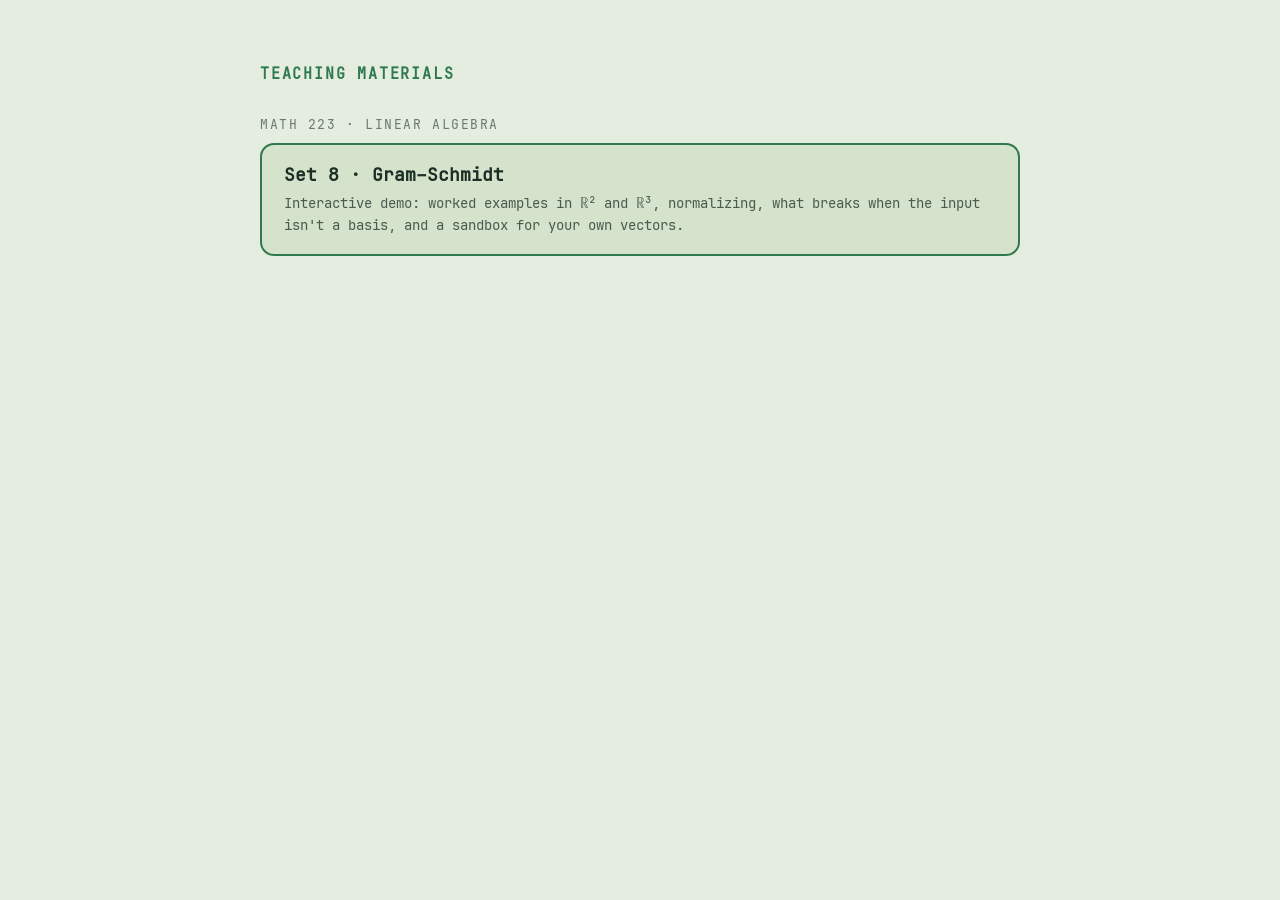
<file: index.html>
<!doctype html>
<html lang="en">
<head>
<meta charset="utf-8">
<meta name="viewport" content="width=device-width, initial-scale=1">
<title>Teaching materials</title>
<style>
  @font-face { font-family: "JetBrains Mono"; src: url("math223/set08-gram-schmidt/assets/fonts/JetBrainsMono-Regular.ttf") format("truetype"); }
  :root { --board: #1E3A2D; --deep: #172F24; --chalk: #EEF3EA; --mint: #A6DCA9; }
  @media (prefers-color-scheme: light) { :root { --board: #E4EDDF; --deep: #D5E3CD; --chalk: #1B2F24; --mint: #2E7A4E; } }
  html, body { margin: 0; background: var(--board); color: var(--chalk); font-family: "JetBrains Mono", Menlo, Consolas, monospace; }
  main { max-width: 760px; margin: 0 auto; padding: 64px 20px 80px; }
  h1 { font-size: 15px; font-weight: 700; letter-spacing: 0.12em; text-transform: uppercase; color: var(--mint); margin: 0 0 28px; }
  h2 { font-size: 13px; font-weight: 400; letter-spacing: 0.12em; text-transform: uppercase; opacity: 0.6; margin: 32px 0 10px; }
  a.card { display: block; text-decoration: none; color: inherit; background: var(--deep); border: 2px solid var(--mint);
    border-radius: 14px; padding: 18px 22px; }
  a.card:hover { outline: 2px solid var(--mint); }
  a.card b { display: block; font-size: 18px; margin-bottom: 6px; }
  a.card span { font-size: 14px; opacity: 0.75; line-height: 1.5; }
</style>
</head>
<body>
<main>
  <h1>Teaching materials</h1>
  <h2>MATH 223 · Linear Algebra</h2>
  <a class="card" href="math223/set08-gram-schmidt/index.html">
    <b>Set 8 · Gram–Schmidt</b>
    <span>Interactive demo: worked examples in ℝ² and ℝ³, normalizing, what breaks when the input isn't a basis, and a sandbox for your own vectors.</span>
  </a>
</main>
</body>
</html>
</file>
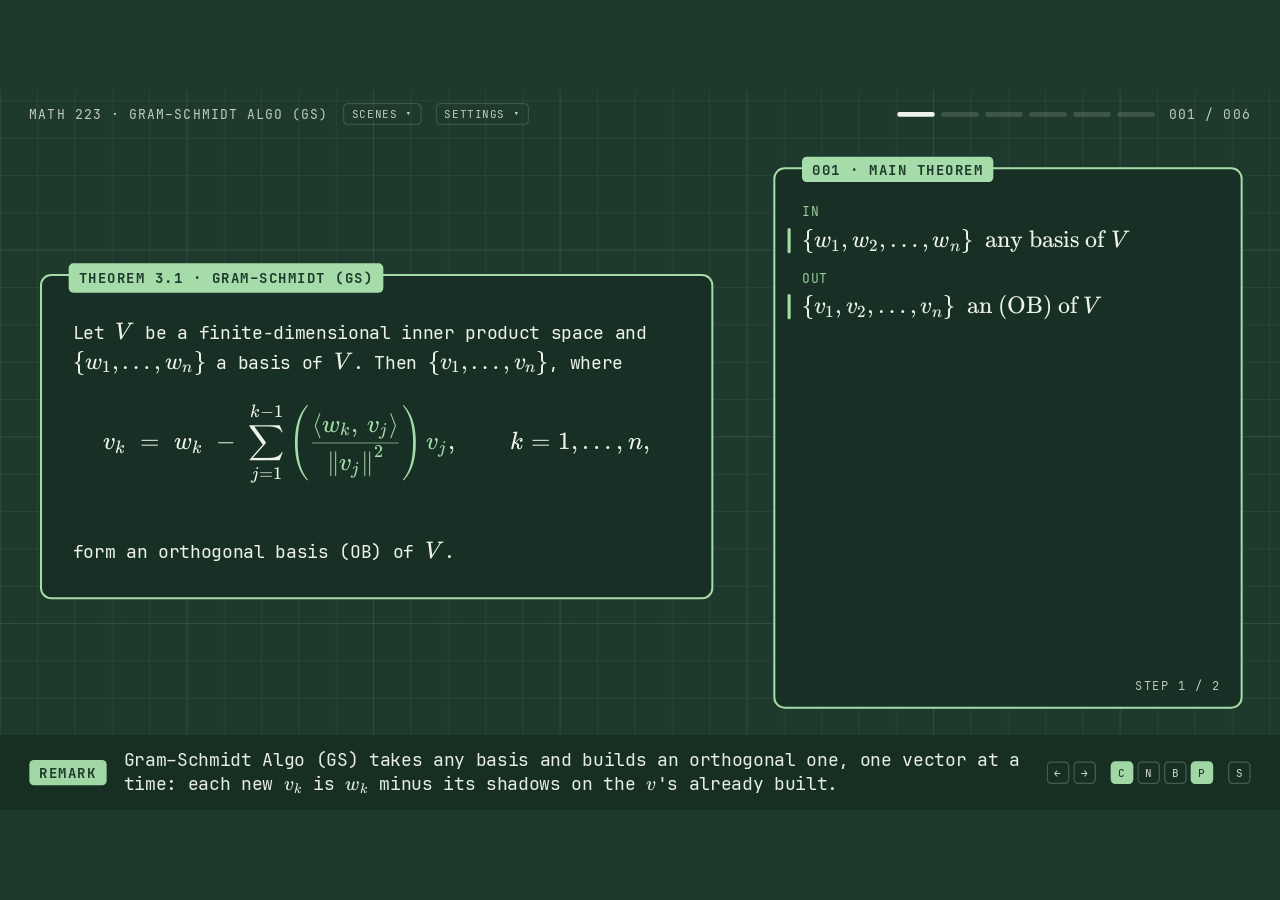
<file: math223/set08-gram-schmidt/index.html>
<!doctype html>
<html lang="en">
<head>
<meta charset="utf-8">
<meta name="viewport" content="width=device-width, initial-scale=1, viewport-fit=cover">
<title>Gram–Schmidt · MATH 223 Set 8</title>
<meta name="description" content="Interactive Gram–Schmidt demo: worked examples in R² and R³, normalizing, what breaks, and an R³ sandbox for your own basis.">
<link rel="stylesheet" href="assets/katex/katex.min.css">
<link rel="stylesheet" href="assets/chalkboard.css">
</head>
<body>
<div id="frame">
<div id="slide">
<div id="stage">
  <header id="topbar">
    <div id="title"><span id="title-text" class="smallcaps"></span><button id="menu-btn" type="button" aria-label="Scenes">SCENES ▾</button><button id="settings-btn" type="button" aria-label="Settings and keys">SETTINGS ▾</button></div>
    <div id="progress"><div id="segments"></div><span id="count" class="smallcaps"></span></div>
  </header>
  <nav id="menu"></nav>
  <section id="settings" aria-label="Settings and keys"></section>

  <main id="picture" aria-label="picture"></main>
  <div id="caution" role="note"><span class="cz-chip">⚠ Caution</span><span class="cz-text"></span></div>
  <section id="predict" aria-label="Predict before the reveal" aria-live="polite" hidden></section>

  <section id="right">
    <div class="box">
      <div class="chip" id="panel-chip"></div>
      <div id="panel-lines"></div>
      <div id="panel-step"></div>
    </div>
  </section>

  <footer id="lower">
    <span class="chip" id="note-chip">REMARK</span>
    <div id="caption"></div>
    <nav id="navbar" aria-label="Steps and settings">
      <div id="touch-nav"><button id="prev-btn" type="button" aria-label="Back">‹</button><button id="next-btn" type="button" aria-label="Next">›</button></div>
      <div id="keys"></div>
    </nav>
  </footer>
  <div id="toast"></div>
</div>
</div>
<!-- the handout: the current scene's notes, on the page below the slide (N scrolls here and back) -->
<section id="handout" aria-label="Notes">
  <div class="ho-head"><span class="chip ho-chip" id="ho-chip"></span><button type="button" id="ho-up">↑ BACK TO THE SLIDE</button></div>
  <div id="ho-body"></div>
</section>
</div>
<noscript>This demo needs JavaScript.</noscript>

<script src="assets/katex/katex.min.js"></script>
<script src="assets/steps.js"></script>
<script src="assets/space3d.js"></script>
<script src="assets/sandbox.js"></script>
<script src="assets/chalkboard.js"></script>
</body>
</html>
</file>
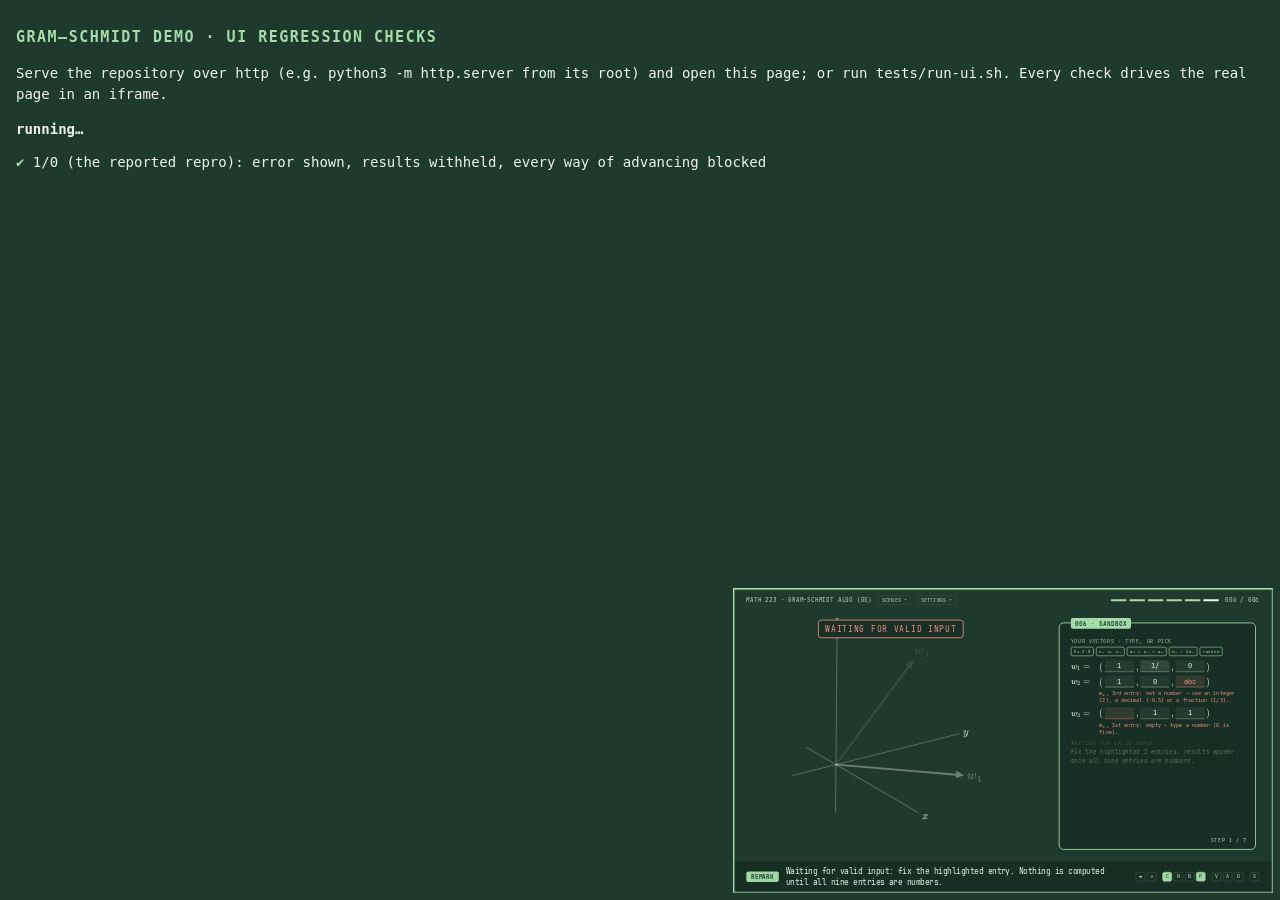
<file: math223/set08-gram-schmidt/tests/ui.html>
<!doctype html>
<html lang="en">
<head>
<meta charset="utf-8">
<meta name="viewport" content="width=device-width, initial-scale=1">
<title>UI checks · Gram–Schmidt demo</title>
<style>
  body { font: 14px/1.5 Menlo, Consolas, monospace; background: #1E3A2D; color: #EEF3EA; margin: 0; padding: 16px; }
  h1 { font-size: 15px; letter-spacing: 0.1em; text-transform: uppercase; color: #A6DCA9; }
  #results div.pass::before { content: "✔ "; color: #A6DCA9; }
  #results div.fail { color: #F0907F; }
  #results div.fail::before { content: "✖ "; }
  #summary { font-weight: 700; margin: 12px 0; }
  /* the app runs here at real sizes, shown small; it must stay on screen, or the browser throttles its animation frames */
  #lab { position: fixed; right: 8px; bottom: 8px; transform: scale(0.28); transform-origin: bottom right; pointer-events: none;
    outline: 4px solid #A6DCA9; }
  iframe { border: 0; display: block; }
</style>
</head>
<body>
<h1>Gram–Schmidt demo · UI regression checks</h1>
<p>Serve the repository over http (e.g. <code>python3 -m http.server</code> from its root) and open this page;
or run <code>tests/run-ui.sh</code>. Every check drives the real page in an iframe.</p>
<div id="summary">running…</div>
<div id="results"></div>
<div id="lab"></div>
<script>
"use strict";
const sleep = (ms) => new Promise((r) => setTimeout(r, ms));
const results = document.getElementById("results");
const checks = [];
const check = (name, fn) => checks.push({ name, fn });
function assert(cond, msg) { if (!cond) throw new Error(msg); }
// KaTeX text without spacing. NB: in KaTeX's DOM a fraction's denominator comes before its numerator,
// so \tfrac{3}{2} reads "23", \tfrac{2}{5}(-1,3) reads "52(−1,3)", and 1/√30 reads "301".
const flat = (s) => String(s).replace(/[\s​⁡]/g, "");

/** Open the demo at a size; returns helpers bound to that iframe. */
async function open(hash, w = 1920, h = 1080, query = "") {
  const lab = document.getElementById("lab");
  lab.innerHTML = "";
  const f = document.createElement("iframe");
  f.width = w; f.height = h;
  f.src = `../index.html${query}#${hash}`;
  lab.appendChild(f);
  await new Promise((r) => f.addEventListener("load", r, { once: true }));
  const win = f.contentWindow, doc = win.document;
  await (doc.fonts ? doc.fonts.ready : Promise.resolve());
  await sleep(350);
  const $ = (s) => doc.querySelector(s);
  const P = win.GS_PLAYER;
  const inputs = () => [...doc.querySelectorAll(".sb-in")];
  return {
    win, doc, $, P,
    state: () => P.state(),
    out: () => flat($("#sb-out").textContent),
    panel: () => flat($("#panel-lines").textContent),
    caption: () => flat($("#caption").textContent),
    key(k, target) {
      const ev = new win.KeyboardEvent("keydown", { key: k, bubbles: true, cancelable: true });
      (target || doc.body).dispatchEvent(ev);
      return ev;
    },
    type(k, i, text, enter = true) {
      const el = inputs()[3 * k + i];
      el.focus(); el.value = text;
      el.dispatchEvent(new win.Event("input", { bubbles: true }));
      if (enter) el.dispatchEvent(new win.KeyboardEvent("keydown", { key: "Enter", bubbles: true, cancelable: true }));
      return el;
    },
    rows(rows) { rows.forEach((r, k) => r.forEach((x, i) => this.type(k, i, String(x), false))); this.type(2, 2, String(rows[2][2])); },
    preset(prefix) { [...doc.querySelectorAll(".sb-presets button")].find((b) => b.textContent.startsWith(prefix)).click(); },
    input: (k, i) => inputs()[3 * k + i],
    errOf(k, i) { const el = inputs()[3 * k + i]; const d = doc.getElementById(el.getAttribute("aria-describedby")); return d && !d.hidden ? d.textContent : ""; },
  };
}

// ====================================================================== sandbox input
check("1/0 (the reported repro): error shown, results withheld, every way of advancing blocked", async () => {
  const A = await open("006-1");
  A.preset("e₁");
  const el = A.type(0, 0, "1/0");
  assert(el.getAttribute("aria-invalid") === "true", "aria-invalid not set");
  assert(/denominator is 0/.test(A.errOf(0, 0)), "no denominator message: " + A.errOf(0, 0));
  assert(el.classList.contains("bad"), "no visual error style");
  assert(/waitingforvalidinput/.test(A.out()), "results not withheld: " + A.out());
  assert(!/det/.test(A.out()), "a determinant is still shown");
  assert(/Waitingforvalidinput/.test(A.caption()), "caption not about waiting: " + A.caption());
  A.P.next();                                   assert(A.state().step === 1, "P.next advanced");
  A.key("ArrowRight");                          assert(A.state().step === 1, "→ advanced");
  A.key(" ");                                   assert(A.state().step === 1, "Space advanced");
  A.key("PageDown");                            assert(A.state().step === 1, "PageDown advanced");
  A.$("#next-btn").click();                     assert(A.state().step === 1, "› button advanced");
  A.$("#caption").click();                      assert(A.state().step === 1, "background click advanced");
  assert(A.doc.activeElement === el, "the invalid field was not focused for correction");
  assert(!A.$(".sb-wait").hidden, "picture does not say it is waiting");
});

check("malformed text, empty and unfinished entries: concise messages, nothing computed", async () => {
  const A = await open("006-1");
  A.type(1, 2, "abc");
  assert(/not a number/.test(A.errOf(1, 2)), A.errOf(1, 2));
  A.type(2, 0, "");
  assert(/empty/.test(A.errOf(2, 0)), A.errOf(2, 0));
  assert(/2entries/.test(A.out()), "count of bad entries: " + A.out());
  A.type(0, 1, "1/", false);                    // still typing: no message yet, old results dimmed
  assert(A.$("#sb-out").classList.contains("pending"), "results not dimmed while typing");
  await A.win.Promise.resolve(); await sleep(650);
  assert(/unfinished/.test(A.errOf(0, 1)), "partial entry after pause: " + A.errOf(0, 1));
  A.P.next(); assert(A.state().step === 1, "advanced with bad entries");
});

check("correcting the entry recomputes determinant, picture and steps consistently", async () => {
  const A = await open("006-1");
  A.preset("e₁");
  A.type(0, 0, "1/0");
  A.type(0, 0, "2");
  assert(A.input(0, 0).getAttribute("aria-invalid") === "false", "still invalid");
  assert(A.errOf(0, 0) === "", "error message left behind");
  assert(A.$(".sb-wait").hidden, "waiting overlay left behind");
  assert(/det\[w1w2w3\]=2/.test(A.out()), "determinant not recomputed: " + A.out());
  A.P.next();
  assert(A.state().step === 2, "could not advance after fixing");
  assert(/v1=w1=\(2,0,0\)/.test(A.out()), "v1 not from the corrected input: " + A.out());
  A.type(1, 1, "3/2");                          // a fraction while on a calculation step
  assert(/det\[w1w2w3\]=3/.test(A.out()), "det after 3/2: " + A.out());
  A.type(2, 2, "0.5");                          // a decimal
  assert(/det\[w1w2w3\]=23gram/.test(A.out()), "det after 0.5 should be 3/2: " + A.out());
  const svg = A.$("svg.scene").innerHTML;
  assert(/w/.test(svg) && svg.length > 500, "picture empty after recompute");
});

check("keys typed inside a coordinate field stay in the field", async () => {
  const A = await open("006-1");
  const el = A.input(1, 1);
  el.focus();
  for (const k of ["ArrowRight", "ArrowLeft", "Home", "End", " ", "PageDown", "n", "b", "c", "v", "a", "d", "r", "s", "p", "1", "5"]) {
    const ev = A.key(k, el);
    assert(!ev.defaultPrevented, `${k} was swallowed by a shortcut`);
  }
  assert(A.state().step === 1 && A.state().scene === "006", "a key navigated: " + JSON.stringify(A.state()));
  assert(!A.doc.documentElement.classList.contains("bright"), "B toggled bright mode while typing");
  assert(!A.doc.documentElement.classList.contains("captions-off"), "C toggled captions while typing");
});

// ====================================================================== failure states
async function walk(A) {                       // all seven steps: [{caption, out, caution}]
  const seen = [];
  A.P.go(5, 0, "enter");
  for (let st = 0; st < 7; st++) {
    if (st) { A.P.next(); if (A.state().asking) A.P.next(); }
    seen.push({ caption: A.caption(), out: A.out(), caution: flat(A.$("#caution").textContent), on: A.doc.documentElement.classList.contains("caution") });
  }
  return seen;
}

check("zero first vector: stops at v1, no normalization described as done", async () => {
  const A = await open("006-1");
  A.rows([[0, 0, 0], [1, 2, 3], [0, 1, 1]]);
  const T = await walk(A);
  assert(T.every((t) => t.on), "not every step is a CAUTION step");
  assert(/nodirectiontostartfrom/.test(T[1].caption), "v1 caption: " + T[1].caption);
  assert(/v2isnevercomputed/.test(T[2].caption), "v2 caption: " + T[2].caption);
  assert(/Nothingtonormalize/.test(T[4].caption), "u1 caption: " + T[4].caption);
  assert(!/length1|samedirection/.test(T[4].caption + T[5].caption + T[6].caption), "a unit vector is described as produced");
  for (const st of [4, 5, 6]) {
    assert(/computedorthogonalvectors·none/.test(T[st].out), `heading at step ${st + 1}: ${T[st].out}`);
    assert(!/theorthogonalbasis/.test(T[st].out), `'the orthogonal basis' at step ${st + 1}`);
  }
});

check("w₂ = 2w₁ preset: panel, caption and banner agree that v3 is never computed", async () => {
  const A = await open("006-1");
  A.preset("w₂");
  const T = await walk(A);
  assert(/v2=0/.test(T[2].caption) || /v2=0:/.test(T[2].caption), "v2 caption: " + T[2].caption);
  assert(/v3isnevercomputed/.test(T[3].caption), "v3 caption: " + T[3].caption);
  assert(!/minusitsshadowontheplane/.test(T[3].caption), "v3 caption still describes computing v3");
  assert(/v₃isnevercomputed/.test(T[3].out), "panel: " + T[3].out);
  assert(/thereisnov3/.test(T[3].caution), "banner: " + T[3].caution);
  assert(/Nou3/.test(T[6].caption), "u3 caption: " + T[6].caption);
  for (const st of [4, 5, 6]) assert(!/theorthogonalbasis/.test(T[st].out) && /computedorthogonalvectors/.test(T[st].out), `heading at step ${st + 1}`);
});

check("w₃ = w₁ + w₂ preset: prediction, then the failure explained at v3", async () => {
  const A = await open("006-1");
  A.preset("w₃");
  A.P.go(5, 2, "back");
  A.P.next();
  assert(A.state().asking && A.state().step === 3, "no prediction before v3");
  A.key("Enter");                                   // reveal
  assert(A.state().step === 4, "Enter did not reveal");
  assert(/yes,v3=0/.test(flat(A.$("#predict").textContent)), "answer: " + A.$("#predict").textContent);
  assert(/alreadyliesintheplane/.test(A.caption()), "caption: " + A.caption());
  assert(/onlytwoindependentdirections/.test(A.out()), "panel does not explain why: " + A.out());
  A.P.next(); A.P.next(); A.P.next();
  assert(/thereisnou3/.test(A.caption()) && /spanonlyaplane/.test(A.caption()), "u3 caption: " + A.caption());
});

check("nearly dependent basis: det 1/1000000, normalized output is the standard basis", async () => {
  const A = await open("006-1");
  A.rows([["1", "0", "0"], ["1", "1/1000000", "0"], ["0", "0", "1"]]);
  assert(/det\[w1w2w3\]=10000001/.test(A.out()), "det should be 1/1000000: " + A.out());
  A.P.go(5, 2, "back");
  assert(/v2=w2−1v1=10000001\(0,1,0\)/.test(A.out()), "v2 should be (1/1000000)(0,1,0): " + A.out());
  assert(/tinybutnot0/.test(A.out()), "tiny-vector note missing");
  A.P.go(5, 6, "back");
  const o = A.out();
  for (const s of ["u1=(1,0,0)", "u2=(0,1,0)", "u3=(0,0,1)", "δij✓", "theorthogonalbasis"]) assert(o.includes(s), `${s} missing: ${o}`);
});

// ====================================================================== worked examples and scenes
check("worked examples 002–005 still show the same results", async () => {
  const A = await open("002-5");
  assert(A.panel().includes("v2=(−52,56)=52(−1,3)"), "002 v2 = (-2/5, 6/5) = (2/5)(-1,3): " + A.panel());
  assert(A.panel().includes("=0✓"), "002 check");
  A.P.go(2, 2, "back");
  assert(A.panel().includes("u2=101(−1,3)"), "003 u2 = (1/√10)(-1,3): " + A.panel());
  A.P.go(3, 6, "back");
  assert(A.panel().includes("v3=61(5,−2,1)"), "004 v3 = (1/6)(5,-2,1): " + A.panel());
  A.P.go(3, 9, "back");
  assert(A.panel().includes("u3=301(5,−2,1)") && A.panel().includes("δij✓"), "004 u3 = (1/√30)(5,-2,1): " + A.panel());
  A.P.go(4, 2, "back");
  assert(A.panel().includes("v3=(2,5,0)−2(1,2,−1)−(0,1,2)=0"), "005 v3: " + A.panel());
  const ex = await open("006-1", 1920, 1080, "?w=1,2,-1;1,3,1;1,1,2");
  ex.P.go(5, 3, "back");
  assert(ex.out().includes("=61(5,−2,1)"), "sandbox Ex 2.8 v3 = (1/6)(5,-2,1): " + ex.out());
});

check("predict prompts: ask, ← closes, reveal explains, P turns them off", async () => {
  const A = await open("004-4");
  A.P.next();
  assert(A.state().asking && A.state().step === 4, "no prompt before step 5");
  assert(!A.$("#predict").hidden, "card hidden");
  A.key("ArrowLeft");
  assert(!A.state().asking && A.state().step === 4, "← did not just close the prompt");
  A.P.next();
  A.$(".pr-opt[data-i='1']").click();
  A.$(".pr-go").click();
  assert(A.state().step === 5 && /Right/.test(A.$("#predict").textContent), "reveal / verdict: " + A.$("#predict").textContent);
  A.key("r");
  assert(A.$("#predict").hidden, "answer card stays after replay");
  A.key("p");
  A.P.go(3, 8, "back"); A.P.next();
  assert(!A.state().asking && A.state().step === 10, "P did not turn prompts off");
  A.key("p");
  A.P.go(4, 0, "enter"); A.P.next();
  assert(A.state().asking, "005 prompt missing after P back on");
  A.key("Escape");
  assert(!A.state().asking && A.state().step === 1, "Esc did not close");
});

check("navigation, replay, captions, notes, bright mode, menus", async () => {
  const A = await open("001-1");
  const html = A.doc.documentElement;
  A.key("ArrowRight"); assert(A.state().step === 2, "→");
  A.key("ArrowLeft"); assert(A.state().step === 1, "←");
  A.key("3"); assert(A.state().scene === "003", "number key");
  A.key("r"); assert(A.state().scene === "003" && A.state().step === 1, "replay moved");
  A.key("c"); assert(html.classList.contains("captions-off"), "C"); A.key("c");
  A.key("b"); assert(html.classList.contains("bright"), "B");
  assert(/clips\/bright\//.test(A.$(".clip-layer img").src), "bright clips not used");
  A.key("b");
  A.key("n"); await sleep(900);
  const fr = A.$("#frame"), ho = A.$("#handout");
  assert(fr.scrollTop + fr.clientHeight / 2 > ho.offsetTop, "N did not scroll to the notes");
  assert(/Lemma2\.5/.test(flat(A.$("#ho-body").textContent)), "notes content");
  A.$("#ho-up").click(); await sleep(900);
  assert(fr.scrollTop < 5, "back to the slide");
  A.$("#menu-btn").click(); assert(A.$("#menu").classList.contains("open"), "menu");
  A.$("#menu").children[0].click(); assert(A.state().scene === "001", "menu jump");
  A.key("s"); assert(A.$("#settings").classList.contains("open"), "settings");
  assert(/Predictprompts/.test(flat(A.$("#settings").textContent)), "P row in settings");
  A.key("Escape"); assert(!A.$("#settings").classList.contains("open"), "Esc closes settings");
  A.P.go(0, 0, "enter");
  assert(/linearlyindependentlist/.test(flat(A.$("#ho-body").textContent)), "theorem-scope note missing from 001 notes");
});

check("3D: edge-on view, auto-rotate, camera reset, drag", async () => {
  const A = await open("004-7");
  const L = () => A.P.live().status();
  A.key("v"); assert(L().edge, "V edge-on"); A.key("v"); assert(!L().edge, "V back");
  A.key("a"); assert(L().auto, "A auto"); A.key("a"); assert(!L().auto, "A off");
  A.key("v"); A.key("d"); assert(!L().edge, "D resets the view");
  await sleep(1000);
  const svg = A.$("svg.scene"), before = svg.innerHTML, r = svg.getBoundingClientRect();
  A.key("a");
  const pe = (type, x, y) => svg.dispatchEvent(new A.win.PointerEvent(type, { pointerId: 7, clientX: x, clientY: y, bubbles: true, cancelable: true }));
  pe("pointerdown", r.left + 300, r.top + 300); pe("pointermove", r.left + 380, r.top + 330); pe("pointerup", r.left + 380, r.top + 330);
  assert(!L().auto, "drag did not stop auto-rotate");
  await sleep(200);
  assert(svg.innerHTML !== before, "drag did not turn the picture");
  const stepBefore = A.state().step;
  svg.dispatchEvent(new A.win.MouseEvent("click", { bubbles: true }));
  assert(A.state().step === stepBefore, "a click in the picture changed the step");
});

// ====================================================================== layout at target sizes
const SIZES = [[390, 844, "flow"], [844, 390, "flow"], [375, 667, "flow"], [768, 1024, "stage"], [1024, 768, "stage"], [1920, 1080, "stage"], [1280, 720, "stage"]];
for (const [w, h, mode] of SIZES) {
  check(`layout ${w}×${h}: ${mode}, no sideways overflow${mode === "flow" ? ", 44 px targets, readable text" : ""}`, async () => {
    for (const hash of ["006-1", "004-5", "001-2", "002-3"]) {
      const A = await open(hash, w, h);
      const html = A.doc.documentElement, fr = A.$("#frame");
      assert(html.classList.contains("flow") === (mode === "flow"), `${hash}: expected ${mode}, got ${html.className}`);
      assert(fr.scrollWidth <= fr.clientWidth + 1, `${hash}: page scrolls sideways (${fr.scrollWidth} > ${fr.clientWidth})`);
      if (mode !== "flow") continue;
      const vis = [...A.doc.querySelectorAll("#slide button, #slide input")].filter((e) => e.offsetParent && getComputedStyle(e).visibility !== "hidden");
      for (const e of vis) {
        const r = e.getBoundingClientRect();
        assert(r.width >= 44 && r.height >= 44, `${hash}: target ${e.id || e.className || e.textContent} is ${Math.round(r.width)}×${Math.round(r.height)}`);
        assert(r.left >= -1 && r.right <= w + 1, `${hash}: ${e.id || e.textContent} sticks out sideways`);
      }
      const px = (s) => parseFloat(getComputedStyle(A.$(s)).fontSize);
      assert(px("#caption") >= 15, `${hash}: caption ${px("#caption")}px`);
      for (const el of A.doc.querySelectorAll("#panel-lines .ln:not(.t)")) assert(parseFloat(getComputedStyle(el).fontSize) >= 11.5, `${hash}: panel line ${getComputedStyle(el).fontSize}`);
      // top bar items don't overlap
      const boxes = ["#menu-btn", "#settings-btn", "#segments", "#count", "#title-text"].map((s) => A.$(s).getBoundingClientRect());
      for (let i = 0; i < boxes.length; i++) for (let j = i + 1; j < boxes.length; j++) {
        const a = boxes[i], b = boxes[j];
        const ov = Math.min(a.right, b.right) - Math.max(a.left, b.left) > 1 && Math.min(a.bottom, b.bottom) - Math.max(a.top, b.top) > 1;
        assert(!ov, `${hash}: top bar items ${i} and ${j} overlap`);
      }
      // the step bar stays on screen
      const nb = A.$("#navbar").getBoundingClientRect();
      assert(nb.bottom <= h + 1 && nb.top >= 0, `${hash}: step bar off screen`);
    }
  });
}

// ====================================================================== run
(async () => {
  let pass = 0, fail = 0;
  for (const c of checks) {
    const div = document.createElement("div");
    try { await c.fn(); div.className = "pass"; div.textContent = c.name; pass++; }
    catch (e) { div.className = "fail"; div.textContent = `${c.name} — ${e.message}`; fail++; }
    results.appendChild(div);
  }
  document.getElementById("lab").innerHTML = "";
  const s = `${pass} passed, ${fail} failed`;
  document.getElementById("summary").textContent = s;
  document.title = (fail ? "FAIL " : "PASS ") + s;
})();
</script>
</body>
</html>
</file>
<file: math223/set08-gram-schmidt/assets/chalkboard.css>
/* Green Chalkboard for the web — MATH 223 Set 8 Gram–Schmidt demo.
   Colour jobs (one each): BOARD surfaces · CHALK maths/text (past steps at DIM) · MINT structure
   · YELLOW the answer (once per frame) · CORAL mistakes. Same values as manim/chalkboard.py.

   The stage is designed at 1920×1080 px (landscape) or 1120×2000 px (portrait phones) and scaled
   to fit by chalkboard.js. The picture box is 1120×896 at (0, 72) in both layouts; the clips are
   rendered for exactly that box (1 Manim unit = 112 px), and the page grid below has the same
   pitch and phase as board_grid() in the clips, so the seam disappears. */

@font-face { font-family: "JetBrains Mono"; src: url("fonts/JetBrainsMono-Regular.ttf") format("truetype"); font-weight: 400; font-style: normal; }
@font-face { font-family: "JetBrains Mono"; src: url("fonts/JetBrainsMono-Italic.ttf") format("truetype"); font-weight: 400; font-style: italic; }
@font-face { font-family: "JetBrains Mono"; src: url("fonts/JetBrainsMono-Medium.ttf") format("truetype"); font-weight: 500; font-style: normal; }
@font-face { font-family: "JetBrains Mono"; src: url("fonts/JetBrainsMono-Bold.ttf") format("truetype"); font-weight: 700; font-style: normal; }

:root {
  --board: #1E3A2D;
  --board-deep: #172F24;
  --chalk: #EEF3EA;
  --mint: #A6DCA9;
  --yellow: #F3C64F;
  --coral: #F0907F;
  --dim: 0.55;
  --past: 0.8;      /* earlier panel lines: still legible to compare with (≥ 6:1 on both boards) */
  --quiet: 0.78;    /* chrome text: title, step counter, small labels */
  --chalk-rgb: 238, 243, 234;
  --grid-minor: rgba(var(--chalk-rgb), 0.05);
  --grid-major: rgba(var(--chalk-rgb), 0.053);  /* drawn over a minor line: 1-(.95)(.947) ≈ 10 % */
  --mono: "JetBrains Mono", Menlo, Consolas, monospace;
}
/* B: bright board for washed-out projectors — "teacher's pens": dark ink, green structure, blue answers,
   red mistakes (same values as CHALK_PALETTE=bright in manim/chalkboard.py) */
html.bright {
  --board: #E4EDDF;
  --board-deep: #D5E3CD;
  --chalk: #1B2F24;
  --mint: #2E7A4E;
  --yellow: #1F5BC6;   /* "teacher's pens": blue answers */
  --coral: #D0342C;    /* red pen: mistakes, caution */
  --chalk-rgb: 27, 47, 36;
}

* { box-sizing: border-box; }
html, body { margin: 0; height: 100%; background: var(--board); overflow: hidden; }
body { font-family: var(--mono); color: var(--chalk); -webkit-font-smoothing: antialiased; user-select: none; -webkit-user-select: none; }

/* ------------------------------------------------------------------ stage */
#frame { position: fixed; inset: 0; overflow-x: hidden; overflow-y: auto; background: var(--board); scroll-behavior: smooth;
  scrollbar-width: none; }
#frame::-webkit-scrollbar { display: none; }
#slide { position: relative; overflow: hidden; }   /* exactly one screen tall (set in chalkboard.js); the handout follows */
#stage {
  position: absolute; left: 0; top: 0; width: 1920px; height: 1080px;
  transform-origin: 0 0;
  background-color: var(--board);
  background-image:
    linear-gradient(to right, var(--grid-major) 1.34px, transparent 1.34px),
    linear-gradient(to bottom, var(--grid-major) 1.34px, transparent 1.34px),
    linear-gradient(to right, var(--grid-minor) 0.9px, transparent 0.9px),
    linear-gradient(to bottom, var(--grid-minor) 0.9px, transparent 0.9px);
  background-size: 280px 280px, 280px 280px, 56px 56px, 56px 56px;
  background-position: -0.67px 0, 0 239.33px, -0.45px 0, 0 15.55px;
  overflow: hidden;
}
html.portrait #stage { width: 1120px; height: 2000px; }

/* ------------------------------------------------------------------ top bar */
#topbar { position: absolute; left: 0; top: 0; width: 100%; height: 72px; display: flex; align-items: center;
  justify-content: space-between; padding: 0 44px; }
.smallcaps { text-transform: uppercase; letter-spacing: 0.08em; font-size: 20px; opacity: var(--quiet); }
#title { display: flex; align-items: center; gap: 22px; }
#menu-btn, #settings-btn { font: inherit; color: var(--chalk); background: none; border: 1.5px solid rgba(var(--chalk-rgb), 0.35);
  border-radius: 6px; padding: 4px 12px; font-size: 17px; letter-spacing: 0.08em; cursor: pointer; opacity: var(--quiet);
  min-height: var(--tap, 0px); }
#menu-btn:hover, #settings-btn:hover, #settings-btn.on { opacity: 1; }
#progress { display: flex; align-items: center; gap: 22px; }
#segments { display: flex; gap: 10px; }
#segments i { display: block; width: 56px; height: 7px; border-radius: 3px; background: var(--chalk); opacity: 0.15; }
#segments i.done { background: var(--mint); opacity: 1; }
#segments i.cur { background: var(--chalk); opacity: 1; }

#menu { position: absolute; left: 36px; top: 64px; z-index: 50; background: var(--board-deep); border: 3px solid var(--mint);
  border-radius: 17px; padding: 14px 10px; display: none; min-width: 420px; }
#menu.open { display: block; }
#menu button { display: block; width: 100%; text-align: left; font: inherit; font-size: 26px; color: var(--chalk);
  background: none; border: 0; border-radius: 10px; padding: 10px 18px; cursor: pointer; }
#menu button:hover, #menu button.cur { background: rgba(var(--chalk-rgb), 0.07); }
#menu button.cur { color: var(--mint); }
#menu kbd { font: inherit; opacity: var(--quiet); margin-right: 14px; }
#menu button { min-height: var(--tap, 0px); }

/* ------------------------------------------------------------------ picture */
#picture { position: absolute; left: 0; top: 72px; width: 1120px; height: 896px; overflow: hidden; }
#picture > * { position: absolute; left: 0; top: 0; width: 1120px; height: 896px; }
.clip-layer img, .clip-layer video { position: absolute; left: 0; top: 0; width: 100%; height: 100%; object-fit: fill;
  /* feathered edges: any 1-level colour drift of the video melts into the CSS board */
  -webkit-mask-image: linear-gradient(to right, transparent 0, #000 22px, #000 calc(100% - 22px), transparent 100%),
                      linear-gradient(to bottom, transparent 0, #000 22px, #000 calc(100% - 22px), transparent 100%);
  -webkit-mask-composite: source-in;
  mask-image: linear-gradient(to right, transparent 0, #000 22px, #000 calc(100% - 22px), transparent 100%),
              linear-gradient(to bottom, transparent 0, #000 22px, #000 calc(100% - 22px), transparent 100%);
  mask-composite: intersect; }
.clip-layer video { opacity: 0; }
.clip-layer video.on { opacity: 1; }
.clip-layer img.hide { visibility: hidden; }
/* dark clips on the bright board (fallback when no bright clip set exists): framed, not blended */
.clip-layer.framed img, .clip-layer.framed video { left: 24px; top: 24px; width: calc(100% - 48px); height: calc(100% - 48px);
  border-radius: 18px; -webkit-mask-image: none; mask-image: none; }
.clip-layer.framed::before { content: ""; position: absolute; left: 18px; top: 18px; right: 18px; bottom: 18px;
  border: 3px solid var(--mint); border-radius: 22px; }

svg.scene { touch-action: none; cursor: grab; display: block; }
svg.scene.dragging { cursor: grabbing; }
svg.scene text { font-family: KaTeX_Math, "Times New Roman", serif; font-style: italic; }
svg.scene text .rm { font-family: KaTeX_Main, "Times New Roman", serif; font-style: normal; }
svg.scene text.tag { font-family: var(--mono); font-style: normal; font-weight: 700; letter-spacing: 0; }

/* 001: theorem box in the picture area */
.thm-wrap { display: flex; align-items: center; justify-content: center; padding: 40px 50px 40px 60px; }
.thm { position: relative; width: 100%; background: var(--board-deep); border: 3.4px solid var(--mint); border-radius: 17px;
  padding: 62px 46px 46px; font-size: 27px; line-height: 1.55; }
.thm .katex { font-size: 1.32em; }
.thm .display { margin: 26px 0 8px; text-align: center; font-size: 38px; }
.thm .display .katex { font-size: 1em; }
.thm .brace-note { text-align: center; color: var(--mint); font-size: 24px; margin-top: 4px; opacity: 0; transform: translateY(-6px);
  transition: opacity 0.6s ease-out, transform 0.6s ease-out; }
.thm .brace-note.show { opacity: 1; transform: none; }
.thm .brace-note .arrow { display: inline-block; margin-right: 10px; }

/* ------------------------------------------------------------------ chips */
.chip { position: absolute; top: -19px; left: 40px; background: var(--mint); color: var(--board); font-weight: 700; font-size: 21px;
  letter-spacing: 0.06em; text-transform: uppercase; padding: 6px 15px 5px; border-radius: 7px; white-space: nowrap; }
.chip .katex { font-size: 1em; }

/* ------------------------------------------------------------------ panel */
#right { position: absolute; left: 1120px; top: 72px; width: 800px; height: 896px; }
html.portrait #right { left: 0; top: 968px; width: 1120px; height: 760px; }
.box { position: absolute; left: 40px; right: 56px; top: 44px; bottom: 40px; background: var(--board-deep);
  border: 3.4px solid var(--mint); border-radius: 17px; }
html.portrait .box { left: 44px; right: 44px; top: 34px; bottom: 20px; }
#panel-lines { position: absolute; left: 18px; padding-left: 22px; right: 34px; top: 52px; bottom: 64px; overflow: hidden; }  /* the padding holds the current-step bar */
.ln { position: relative; font-size: 34px; line-height: 1.25; margin: 0 0 22px; white-space: nowrap;
  transition: opacity 0.5s ease-out; }
.ln .katex { font-size: 1.05em; }
.ln.small { font-size: 29px; }
.ln.t { font-size: 19px; letter-spacing: 0.1em; text-transform: uppercase; opacity: 0.9; margin-bottom: 8px; color: var(--mint); }
.ln.past { opacity: var(--past); }
.ln.t.past { opacity: 0.72; }
/* the step just written: a short mint bar in the margin (earlier steps stay readable, not faded away) */
.ln.cur:not(.t)::before { content: ""; position: absolute; left: -22px; top: 0.12em; bottom: 0.12em; width: 5px; border-radius: 3px;
  background: var(--mint); }
.ln.cur.coral::before { background: var(--coral); }
.ln.scroll { overflow-x: auto; overflow-y: hidden; padding-bottom: 4px; }
.ln.enter { animation: line-in 0.6s ease-out both; }
@keyframes line-in { from { opacity: 0; transform: translateY(10px); } }
.ln.ans .body { color: var(--yellow); position: relative; display: inline-block; }
.ln.ans .body::after { content: ""; position: absolute; left: -2px; right: -2px; bottom: -12px; height: 6px; border-radius: 3px;
  background: var(--yellow); transform-origin: left center; }
.ln.ans.sweep .body::after { animation: sweep 0.8s 0.35s cubic-bezier(0.25, 0.8, 0.3, 1) both; }
@keyframes sweep { from { transform: scaleX(0); } to { transform: scaleX(1); } }
.ln.ans.past .body { color: var(--chalk); }
.ln.ans.past .body::after { display: none; }
.ln.coral { color: var(--coral); }
#panel-step { position: absolute; right: 30px; bottom: 20px; font-size: 18px; letter-spacing: 0.1em; opacity: var(--quiet); }

.k-mint { color: var(--mint); }
.k-yel { color: var(--yellow); }
.k-coral { color: var(--coral); }
.k-dim { opacity: var(--dim); }
.ln.past .k-yel { color: inherit; }
.k-strike { position: relative; display: inline-block; color: var(--coral); }
.k-strike::after { content: ""; position: absolute; left: -6px; right: -6px; top: 50%; height: 5px; border-radius: 3px;
  background: var(--coral); transform: rotate(-8deg) scaleX(0); transform-origin: left center; animation: strike 0.6s 0.6s ease-out forwards; }
.ln.static .k-strike::after { animation: none; transform: rotate(-8deg); }
@keyframes strike { to { transform: rotate(-8deg) scaleX(1); } }

/* 006 sandbox: typed basis */
.sb-presets { display: flex; flex-wrap: wrap; gap: 8px; margin: 2px 0 14px; }
.sb-presets button { font: inherit; font-size: 16px; color: var(--mint); background: none; border: 2px solid var(--mint);
  border-radius: 7px; padding: 4px 9px; cursor: pointer; letter-spacing: 0; }
.sb-presets button:hover { background: var(--mint); color: var(--board); }
.sb-row { display: flex; align-items: center; gap: 6px; margin: 0 0 8px; font-size: 30px; }
.sb-lab { min-width: 96px; }
.sb-lab .katex { font-size: 1.05em; }
.sb-par { font-family: KaTeX_Main, serif; font-size: 36px; opacity: 0.8; }
.sb-in { width: 104px; font: inherit; font-family: var(--mono); font-size: 25px; text-align: center; color: var(--chalk);
  background: rgba(var(--chalk-rgb), 0.06); border: 0; border-bottom: 3px solid var(--mint); border-radius: 6px 6px 0 0;
  padding: 3px 4px; outline: none; user-select: text; -webkit-user-select: text; }
.sb-in:focus { background: rgba(var(--chalk-rgb), 0.12); }
.sb-in.bad { border-bottom-color: var(--coral); color: var(--coral); background: rgba(240, 144, 127, 0.12); }
html.bright .sb-in.bad { background: rgba(208, 52, 44, 0.08); }
.sb-presets button, .sb-in { min-height: var(--tap, 0px); }
.sb-err { margin: -2px 0 10px 102px; color: var(--coral); font-size: 19px; line-height: 1.35; white-space: normal; }
.sb-err span { display: block; }
.sb-err[hidden], .sb-err span[hidden] { display: none; }
#sb-out { margin-top: 14px; transition: opacity 0.2s; }
#sb-out.pending { opacity: 0.3; }          /* typed, not yet checked: these results are not for that input */
.sb-note { margin: 4px 0 0; font-size: 22px; line-height: 1.45; white-space: normal; }
.sb-wait { display: flex; align-items: flex-start; justify-content: center; padding-top: 34px; pointer-events: none; }
.sb-wait[hidden] { display: none; }
.sb-wait span { background: var(--board-deep); color: var(--coral); border: 3px solid var(--coral); border-radius: 12px;
  padding: 10px 22px; font-size: 30px; letter-spacing: 0.08em; text-transform: uppercase; }
/* the sandbox panel can hold more than fits (errors, a failure explained): let it scroll, never clip */
#panel-lines:has(.sb-panel) { overflow-y: auto; scrollbar-width: thin; }
#sb-out .ln { margin-bottom: 12px; }
#sb-out .ln.t { margin-bottom: 6px; }
html.portrait .sb-in { width: 150px; font-size: 34px; }
html.portrait .sb-presets button { font-size: 24px; }
html.portrait .sb-err { margin-left: 0; font-size: 24px; }

/* ------------------------------------------------------------------ handout (N): notes below the slide */
#handout { box-sizing: border-box; max-width: 940px; margin: 0 auto; padding: 56px 28px 120px; font-size: 19px; line-height: 1.7; color: var(--chalk);
  user-select: text; -webkit-user-select: text; }
#handout .ho-head { display: flex; align-items: center; justify-content: space-between; gap: 16px; margin-bottom: 26px; }
#handout .ho-chip { position: static; display: inline-block; font-size: 17px; }
#handout #ho-up { font: inherit; font-size: 15px; letter-spacing: 0.1em; color: var(--chalk); opacity: var(--quiet); background: none; min-height: 44px;
  border: 1.5px solid rgba(var(--chalk-rgb), 0.35); border-radius: 6px; padding: 5px 12px; cursor: pointer; }
#handout #ho-up:hover { opacity: 1; }
#handout .ho-head { flex-wrap: wrap; }
#handout #ho-up { white-space: nowrap; }
@media (max-width: 640px) {
  #handout { padding: 28px 14px 80px; font-size: 16.5px; line-height: 1.6; }
  #ho-body { padding: 20px 18px 16px; border-radius: 14px; }
  #handout .ho-chip { font-size: 14px; }
}
#ho-body { background: var(--board-deep); border: 3px solid var(--mint); border-radius: 17px; padding: 30px 36px 26px; }
#ho-body p { margin: 0 0 16px; }
#ho-body .katex { font-size: 1.1em; }
#ho-body .try { margin-top: 26px; }
#ho-body .try .chip-inline { display: inline-block; background: var(--mint); color: var(--board); font-weight: 700; font-size: 15px;
  letter-spacing: 0.08em; padding: 3px 10px; border-radius: 6px; margin-bottom: 10px; }
#ho-body ul { margin: 0; padding-left: 1.2em; }
#ho-body li { margin-bottom: 10px; }
#ho-body li::marker { color: var(--mint); }

/* ------------------------------------------------------------------ lower third */
#lower { position: absolute; left: 0; top: 968px; width: 100%; height: 112px; background: var(--board-deep); opacity: 0.97;
  display: flex; align-items: center; padding: 0 44px 0 44px; gap: 26px; }
html.portrait #lower { top: 1728px; height: 272px; flex-wrap: wrap; align-content: center; padding: 20px 44px; }
#lower .chip { position: static; flex: none; }
#caption { flex: 1; font-size: 27px; line-height: 1.35; transition: opacity 0.35s; }
#caption .katex { font-size: 1.13em; }
html.captions-off #caption, html.captions-off #lower .chip { opacity: 0; }
#keys { flex: none; display: flex; align-items: center; gap: 6px; white-space: nowrap; }
#keys .kgap { width: 10px; }
#keys .kbtn { font: inherit; font-size: 17px; font-weight: 500; letter-spacing: 0.06em; min-width: 34px; height: 34px; padding: 0 8px;
  color: var(--chalk); background: none; border: 2px solid rgba(var(--chalk-rgb), 0.28); border-radius: 7px; cursor: pointer;
  opacity: 0.85; transition: opacity 0.15s, background-color 0.15s; min-width: max(34px, var(--tap, 0px)); min-height: var(--tap, 0px); }
#keys .kbtn:hover { opacity: 1; border-color: rgba(var(--chalk-rgb), 0.6); }
#keys .kbtn.on { background: var(--mint); border-color: var(--mint); color: var(--board); opacity: 1; }
/* instant hover label above each key button (the native title tooltip is slow) */
#lower { z-index: 25; }
#keys .kbtn { position: relative; }
#keys .kbtn::after { content: attr(data-tip); position: absolute; bottom: calc(100% + 10px); left: 50%;
  transform: translate(-50%, 4px); background: var(--chalk); color: var(--board); font-size: 16px; font-weight: 700;
  letter-spacing: 0.04em; padding: 4px 10px; border-radius: 6px; white-space: nowrap; pointer-events: none;
  opacity: 0; transition: opacity 0.1s, transform 0.1s; }
#keys .kbtn:hover::after, #keys .kbtn:focus-visible::after { opacity: 1; transform: translate(-50%, 0); }
#keys .kbtn:last-child::after { left: auto; right: 0; transform: translate(0, 4px); }
#keys .kbtn:last-child:hover::after, #keys .kbtn:last-child:focus-visible::after { transform: translate(0, 0); }
#touch-nav { display: none; flex: none; gap: 14px; }
#touch-nav button { font: inherit; font-size: 34px; width: 84px; height: 72px; color: var(--chalk); background: rgba(var(--chalk-rgb), 0.07);
  border: 2px solid rgba(var(--chalk-rgb), 0.3); border-radius: 12px; }
@media (pointer: coarse) { #touch-nav { display: flex; } #keys { display: none; } }
html.portrait #caption { flex-basis: 100%; order: 3; }

/* flash for "A" / "V" status */
#toast { position: absolute; left: 560px; top: 100px; transform: translateX(-50%); background: var(--board-deep); color: var(--mint);
  border: 2px solid var(--mint); border-radius: 8px; padding: 6px 16px; font-size: 20px; letter-spacing: 0.1em; text-transform: uppercase;
  opacity: 0; transition: opacity 0.3s; pointer-events: none; z-index: 30; }
#toast.show { opacity: 1; }

noscript { position: absolute; top: 40%; width: 100%; text-align: center; font-size: 24px; }

/* ------------------------------------------------------------------ phones (portrait stage 1120×2000) */
.smallcaps, #count { white-space: nowrap; }
html.portrait #topbar { padding: 0 30px; }
html.portrait #title { gap: 14px; }
html.portrait .smallcaps { font-size: 17px; letter-spacing: 0.05em; }
html.portrait #segments { gap: 6px; }
html.portrait #segments i { width: 30px; }
html.portrait #progress { gap: 12px; }
html.portrait .ln { font-size: 42px; margin-bottom: 26px; }
html.portrait .ln.small { font-size: 36px; }
html.portrait .ln.t { font-size: 22px; }
html.portrait #caption { font-size: 34px; }
html.portrait .slider-row { font-size: 30px; }

/* ------------------------------------------------------------------ caution steps (coral = "this breaks") */
#caution { position: absolute; left: 36px; top: 90px; z-index: 15; display: flex; align-items: center; gap: 14px;
  max-width: 1040px; background: var(--board-deep); border: 3px solid var(--coral); border-radius: 12px; padding: 8px 18px 8px 8px;
  color: var(--coral); font-size: 24px; line-height: 1.3; pointer-events: none;
  display: none; }
html.caution #caution { display: flex; animation: cz-in 0.35s ease-out; }
@keyframes cz-in { from { transform: translateY(-8px); } }
#caution .cz-chip { flex: none; background: var(--coral); color: var(--board); font-weight: 700; font-size: 21px;
  letter-spacing: 0.08em; text-transform: uppercase; padding: 5px 12px 4px; border-radius: 7px; }
#caution .cz-text { font-weight: 500; }
#caution .katex { font-size: 1.12em; }
html.caution #right .box { border-color: var(--coral); }
html.caution #right .chip { background: var(--coral); }
html.caution #lower #note-chip { background: var(--coral); }

/* ------------------------------------------------------------------ settings (S) */
#settings { position: absolute; left: 36px; top: 64px; z-index: 60; width: 1200px; background: var(--board-deep);
  border: 3px solid var(--mint); border-radius: 17px; padding: 18px 22px 16px; display: none; }
#settings.open { display: block; }
#settings .st-head { display: flex; justify-content: space-between; align-items: baseline; margin: 0 4px 6px; }
#settings .st-title { font-size: 21px; letter-spacing: 0.1em; text-transform: uppercase; color: var(--mint); font-weight: 700; }
#settings .st-close { font: inherit; font-size: 18px; letter-spacing: 0.08em; color: var(--chalk); opacity: var(--quiet); background: none;
  border: 0; cursor: pointer; min-height: max(40px, var(--tap, 0px)); padding: 0 10px; }
#settings .st-group { font-size: 17px; letter-spacing: 0.12em; text-transform: uppercase; color: var(--mint); opacity: 0.85;
  margin: 14px 4px 4px; }
#settings .st-row { display: grid; grid-template-columns: 130px 250px 1fr 80px; align-items: center; gap: 14px; width: 100%;
  text-align: left; font: inherit; color: var(--chalk); background: none; border: 0; border-radius: 10px; padding: 7px 8px; }
#settings button.st-row { cursor: pointer; }
#settings button.st-row:hover { background: rgba(var(--chalk-rgb), 0.07); }
#settings .st-row.disabled { opacity: 0.35; pointer-events: none; }
#settings kbd { font: inherit; font-size: 17px; font-weight: 700; justify-self: start; border: 2px solid rgba(var(--chalk-rgb), 0.4);
  border-radius: 7px; padding: 3px 9px; white-space: nowrap; }
#settings .st-name { font-size: 21px; }
#settings .st-text { font-size: 18px; line-height: 1.35; opacity: 0.85; }
#settings .st-row { min-height: var(--tap, 0px); }
#settings .st-text .katex { font-size: 1.1em; }
#settings .st-state { font-size: 15px; font-weight: 700; letter-spacing: 0.08em; text-align: center; border-radius: 6px; padding: 4px 0; }
#settings .st-state.on { background: var(--mint); color: var(--board); }
#settings .st-state.off { border: 2px solid rgba(var(--chalk-rgb), 0.3); opacity: 0.7; }
#settings .st-state.go { border: 2px solid var(--mint); color: var(--mint); }
html.portrait #settings { width: 1048px; }
html.portrait #settings .st-row { grid-template-columns: 120px 200px 1fr 76px; }

/* ------------------------------------------------------------------ predict before reveal */
#predict { position: absolute; left: 36px; bottom: 128px; z-index: 35; width: 900px; background: var(--board-deep);
  border: 3px solid var(--yellow); border-radius: 14px; padding: 12px 16px; font-size: 22px; line-height: 1.38; }
#predict[hidden] { display: none; }
#predict .katex { font-size: 1.08em; }
#predict .pr-head { display: flex; align-items: flex-start; gap: 14px; }
#predict .pr-chip { flex: none; background: var(--yellow); color: var(--board); font-weight: 700; font-size: 18px; letter-spacing: 0.08em;
  text-transform: uppercase; padding: 4px 11px 3px; border-radius: 7px; margin-top: 1px; white-space: nowrap; }
#predict .pr-q { flex: 1; }
#predict .pr-foot { display: flex; align-items: center; justify-content: space-between; flex-wrap: wrap; gap: 10px 16px; margin-top: 10px; }
#predict .pr-opts { display: flex; flex-wrap: wrap; gap: 10px; }
#predict button { font: inherit; color: var(--chalk); background: none; cursor: pointer; }
#predict .pr-opt { font-size: 21px; border: 2px solid rgba(var(--chalk-rgb), 0.45); border-radius: 10px; padding: 4px 14px;
  min-height: max(44px, var(--tap, 0px)); }
#predict .pr-opt:hover { border-color: var(--chalk); }
#predict .pr-opt[aria-pressed="true"] { background: rgba(var(--chalk-rgb), 0.12); border-color: var(--yellow); color: var(--yellow); }
#predict .pr-go { font-size: 19px; font-weight: 700; letter-spacing: 0.08em; text-transform: uppercase; color: var(--board);
  background: var(--yellow); border: 0; border-radius: 9px; padding: 6px 18px; min-height: max(44px, var(--tap, 0px)); }
#predict.answer { border-color: var(--mint); padding: 10px 14px; font-size: 21px; }
#predict.answer .pr-chip { background: var(--mint); }
#predict.answer.miss { border-color: var(--coral); }
#predict.answer.miss .pr-chip { background: var(--coral); }
#predict.answer b { font-weight: 700; }
#predict .pr-x { flex: none; font-size: 20px; opacity: var(--quiet); border: 0; min-width: max(44px, var(--tap, 0px)); min-height: max(40px, var(--tap, 0px)); }
html.portrait #predict { bottom: 1048px; width: 1048px; font-size: 30px; }
html.portrait #predict .pr-opt { font-size: 28px; }

#navbar { display: contents; }     /* on the stage the buttons sit in the lower third as before */
#touch-nav button { min-width: var(--tap, 0px); min-height: var(--tap, 0px); }

/* ================================================================== FLOW layout (phones, small tablets)
   html.flow is set by chalkboard.js when the scaled stage would be too small to read or tap. The parts
   reflow at real sizes and the page scrolls; only the picture (clips and 3D, fixed 1120×896) is scaled,
   by --pz. Interactive targets are at least 44×44 CSS px. */
html.flow #frame { scroll-behavior: auto; }
html.flow #slide { height: auto; overflow: visible; }
html.flow #stage { position: relative; width: auto; height: auto; transform: none; overflow: visible;
  display: grid; grid-template-columns: minmax(0, 1fr);
  grid-template-areas: "top" "caution" "pic" "predict" "cap" "panel" "nav"; }
html.flow.wide #stage { grid-template-columns: calc(1120px * var(--pz, 0.35) + 24px) minmax(0, 1fr); align-items: start;
  grid-template-areas: "top top" "caution caution" "pic panel" "predict panel" "cap panel" "nav nav"; grid-template-rows: auto auto auto auto 1fr auto; }

/* top bar: title and counter, then the two menus and the progress */
html.flow #topbar { grid-area: top; position: static; width: auto; height: auto; padding: 8px 12px 6px;
  display: grid; grid-template-columns: auto auto minmax(0, 1fr); grid-template-areas: "text text count" "menu sett segs"; gap: 6px 10px; align-items: center; }
html.flow #title, html.flow #progress { display: contents; }
html.flow #title-text { grid-area: text; min-width: 0; overflow: hidden; text-overflow: ellipsis; }
html.flow #count { grid-area: count; justify-self: end; }
html.flow .smallcaps { font-size: 12.5px; letter-spacing: 0.05em; }
html.flow #menu-btn { grid-area: menu; }
html.flow #settings-btn { grid-area: sett; }
html.flow #menu-btn, html.flow #settings-btn { font-size: 13px; min-height: 44px; padding: 0 12px; }
html.flow #segments { grid-area: segs; justify-self: stretch; justify-content: flex-end; gap: 3px; min-width: 0; }
html.flow #segments i { flex: 1 1 0; width: auto; max-width: 20px; min-width: 5px; height: 5px; }

/* menus: full-width sheets with a scroll of their own */
html.flow #menu, html.flow #settings { position: fixed; left: 8px; right: 8px; top: 8px; width: auto; min-width: 0;
  max-height: calc(100% - 16px); overflow-y: auto; overscroll-behavior: contain; border-width: 2px; border-radius: 14px; padding: 8px; }
html.flow #menu button { font-size: 16.5px; min-height: 48px; padding: 8px 12px; }
html.flow #settings .st-title { font-size: 14px; }
html.flow #settings .st-close { font-size: 14px; min-height: 44px; }
html.flow #settings .st-group { font-size: 12px; margin: 12px 4px 2px; }
html.flow #settings .st-row { grid-template-columns: auto minmax(0, 1fr) auto; grid-template-areas: "kbd name state" "text text text";
  gap: 4px 10px; min-height: 48px; padding: 8px; }
html.flow #settings kbd { grid-area: kbd; font-size: 13px; padding: 2px 7px; }
html.flow #settings .st-name { grid-area: name; font-size: 15px; }
html.flow #settings .st-text { grid-area: text; font-size: 13.5px; }
html.flow #settings .st-state { font-size: 11.5px; padding: 3px 8px; }
html.flow #settings .st-row > :last-child { grid-area: state; }

/* caution banner: above the picture instead of over it */
html.flow #caution { grid-area: caution; position: static; max-width: none; margin: 4px 12px 8px; font-size: 14px; gap: 10px; padding: 6px 12px 6px 6px; }
html.flow #caution .cz-chip { font-size: 12px; padding: 3px 8px 2px; }

/* the picture: clips and 3D scaled as one piece; the theorem (001) reflows as text */
html.flow #picture { grid-area: pic; position: relative; left: auto; top: auto; justify-self: center;
  width: calc(1120px * var(--pz, 0.35)); height: calc(896px * var(--pz, 0.35)); }
html.flow #picture > * { transform: scale(var(--pz, 0.35)); transform-origin: 0 0; }
html.flow #picture[data-kind="html"] { width: auto; height: auto; justify-self: stretch; }
html.flow #picture[data-kind="html"] > * { position: relative; transform: none; width: auto; height: auto; }
html.flow .thm-wrap { padding: 20px 12px 8px; }
html.flow .thm { font-size: 15.5px; line-height: 1.55; padding: 30px 16px 16px; border-width: 2px; }
html.flow .thm .display { font-size: 18px; margin: 14px 0 6px; overflow-x: auto; overflow-y: hidden; padding-bottom: 4px; }
html.flow .thm .brace-note { font-size: 13.5px; }
html.flow .chip { font-size: 12px; top: -12px; left: 14px; padding: 4px 10px 3px; border-radius: 6px; }
html.flow .sb-wait { padding-top: 60px; }
html.flow .sb-wait span { font-size: 44px; }

/* prediction card: in the page, right under the picture */
html.flow #predict { grid-area: predict; position: static; width: auto; margin: 10px 12px 0; font-size: 15.5px; padding: 12px; border-width: 2px; }
html.flow #predict .pr-head { gap: 10px; flex-wrap: wrap; }
html.flow #predict .pr-chip { font-size: 12px; }
html.flow #predict .pr-q { flex-basis: 220px; }
html.flow #predict .pr-opt { font-size: 15px; min-height: 44px; padding: 6px 12px; }
html.flow #predict .pr-go { font-size: 14px; min-height: 44px; }
html.flow #predict.answer { font-size: 14.5px; }

/* caption, then the panel */
html.flow #lower { display: contents; }
html.flow #note-chip { display: none; }
html.flow #caption { grid-area: cap; margin: 10px 12px 0; padding: 10px 14px; font-size: 16px; line-height: 1.5;
  background: var(--board-deep); border-left: 4px solid var(--mint); border-radius: 8px; }
html.caution.flow #caption { border-left-color: var(--coral); }
html.flow #right { grid-area: panel; position: relative; left: auto; top: auto; width: auto; height: auto; }
html.flow .box { position: relative; left: auto; right: auto; top: auto; bottom: auto; margin: 22px 12px 12px; padding: 24px 14px 10px 24px;
  border-width: 2px; border-radius: 14px; }
html.flow #panel-lines { position: static; overflow: visible; padding-left: 0; }
html.flow .ln { font-size: 18px; margin-bottom: 12px; }
html.flow .ln.small { font-size: 16px; }
html.flow .ln.t { font-size: 11.5px; margin-bottom: 6px; }
html.flow .ln.cur:not(.t)::before { left: -14px; width: 4px; }
html.flow #panel-step { position: static; text-align: right; font-size: 11.5px; margin-top: 2px; }
html.flow #sb-out .ln { margin-bottom: 10px; }

/* sandbox inputs: three to a row, each a comfortable target */
html.flow .sb-presets { gap: 8px; margin-bottom: 12px; }
html.flow .sb-presets button { font-size: 14px; min-height: 44px; padding: 0 12px; border-width: 2px; }
html.flow .sb-row { font-size: 18px; gap: 4px; margin-bottom: 6px; }
html.flow .sb-lab { min-width: 44px; flex: none; }
html.flow .sb-par { font-size: 22px; }
html.flow .sb-in { flex: 1 1 0; width: auto; min-width: 0; max-width: 120px; font-size: 17px; min-height: 44px; }
html.flow .sb-err { margin: 0 0 8px; font-size: 13px; }
html.flow .sb-note { font-size: 14.5px; }

/* the step buttons stay on screen at the bottom while the page scrolls */
html.flow #navbar { grid-area: nav; position: sticky; bottom: 0; z-index: 26; display: flex; flex-wrap: wrap; justify-content: center;
  align-items: center; gap: 8px 12px; padding: 8px 12px calc(8px + env(safe-area-inset-bottom, 0px)); margin-top: 12px;
  background: var(--board-deep); border-top: 2px solid rgba(var(--chalk-rgb), 0.14); }
html.flow #touch-nav { display: flex; gap: 12px; }
html.flow #touch-nav button { width: 76px; height: 48px; font-size: 28px; line-height: 1; }
html.flow #keys { flex: 0 1 auto; max-width: 100%; min-width: 0; flex-wrap: wrap; justify-content: center; gap: 6px; white-space: normal; }
html.flow #keys .kgap { display: none; }
html.flow #keys .kbtn { min-width: 44px; height: 44px; font-size: 14px; }
html.flow #keys .kbtn[data-act="prev"], html.flow #keys .kbtn[data-act="next"] { display: none; }   /* ‹ › are right there */
html.flow #keys .kbtn::after { display: none; }
html.flow #toast { position: fixed; left: 50%; top: 10px; font-size: 13px; padding: 5px 12px; }
html.flow.wide #picture { margin-top: 4px; }
/* landscape phones: one-row top bar and a slimmer step bar, so the picture fits between them */
html.flow.wide #topbar { grid-template-columns: minmax(0, 1fr) auto auto minmax(60px, 130px) auto; grid-template-areas: "text menu sett segs count"; padding: 4px 12px; }
html.flow.wide #navbar { padding-top: 6px; padding-bottom: calc(6px + env(safe-area-inset-bottom, 0px)); margin-top: 8px; }
html.flow.wide #touch-nav button { height: 44px; }
html.flow.wide .box { margin-top: 16px; }
/* small tablets in the flow layout: a size step up from phones */
@media (min-width: 600px) and (min-height: 600px) {
  html.flow .smallcaps { font-size: 14px; }
  html.flow #caption { font-size: 18px; margin-left: 20px; margin-right: 20px; }
  html.flow .box { margin-left: 20px; margin-right: 20px; padding: 28px 20px 12px 30px; }
  html.flow .ln { font-size: 21px; }
  html.flow .ln.small { font-size: 19px; }
  html.flow .ln.t { font-size: 13px; }
  html.flow .sb-row { font-size: 21px; }
  html.flow .sb-in { font-size: 19px; max-width: 150px; }
  html.flow .sb-presets button { font-size: 15.5px; }
  html.flow .sb-err { font-size: 14.5px; }
  html.flow #predict { font-size: 17px; margin-left: 20px; margin-right: 20px; }
  html.flow #predict .pr-opt { font-size: 16.5px; }
  html.flow .thm { font-size: 18px; }
  html.flow .thm .display { font-size: 21px; }
}
</file>
